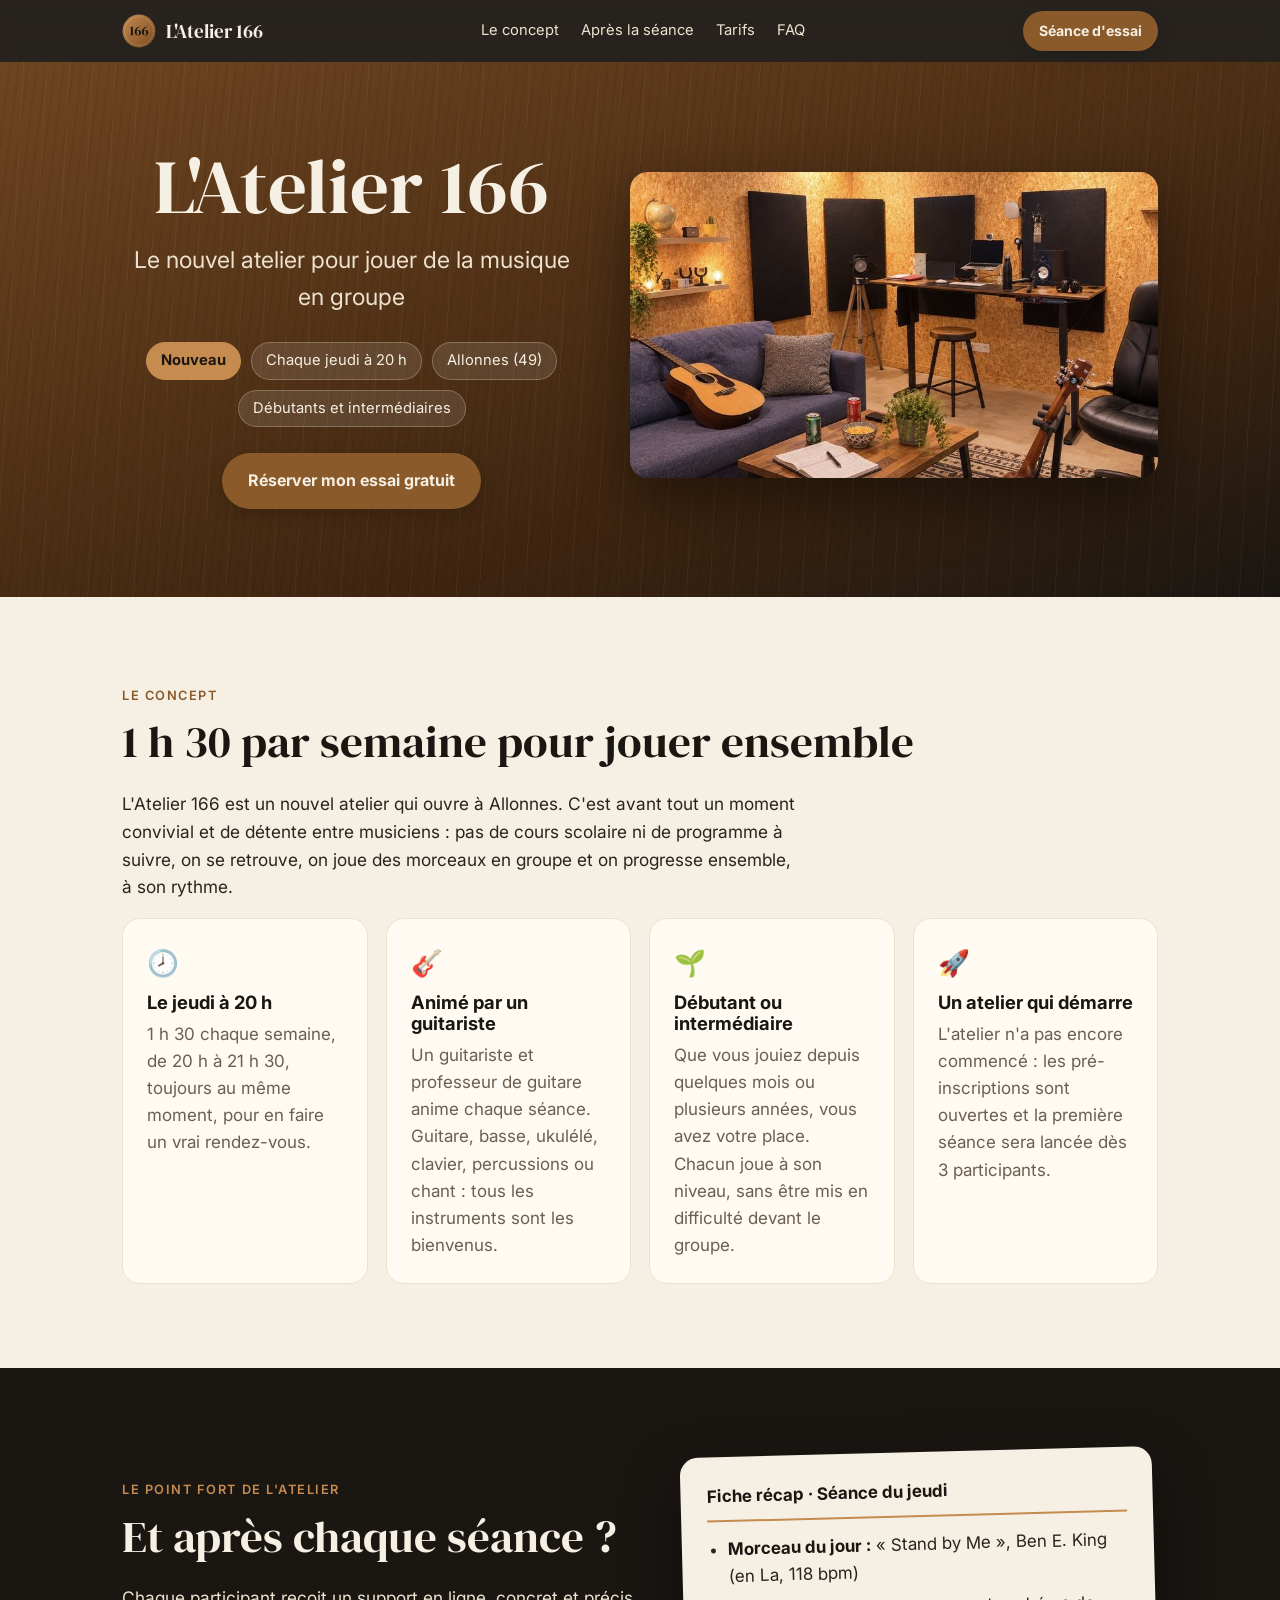
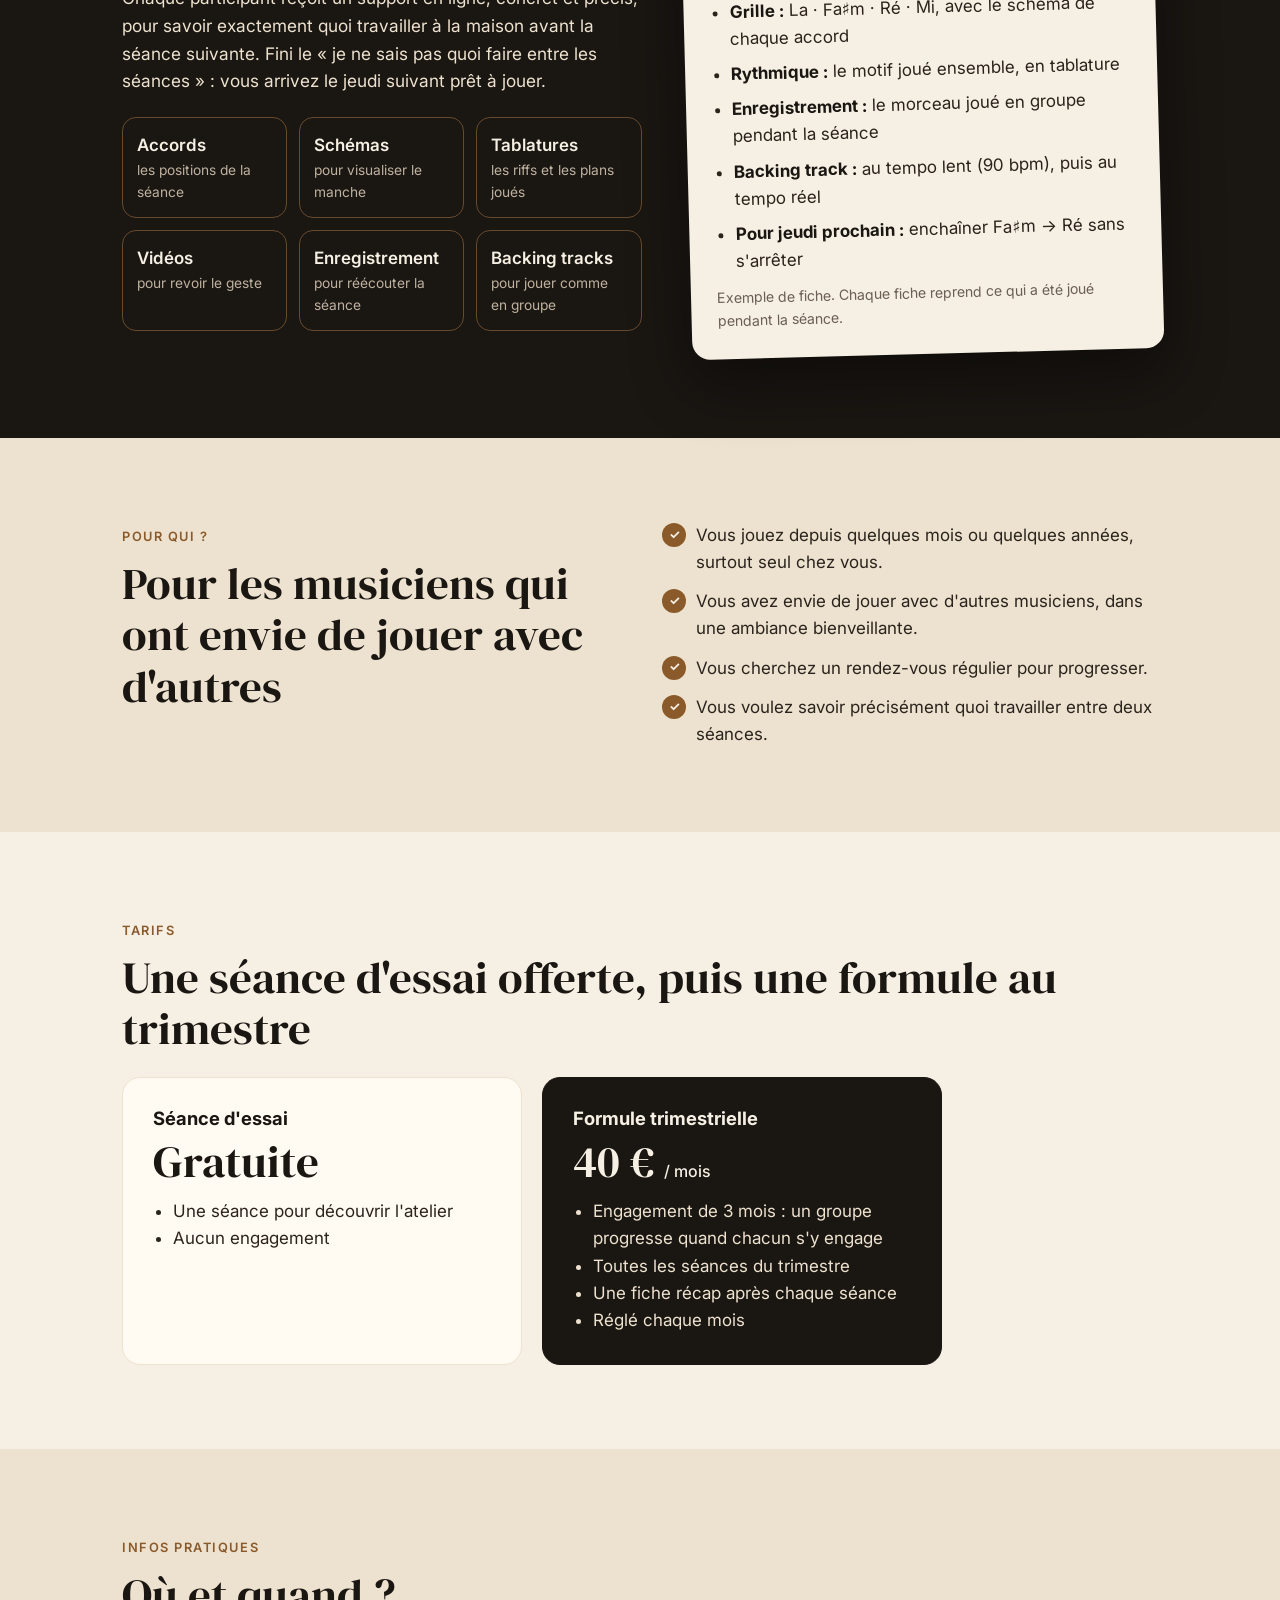
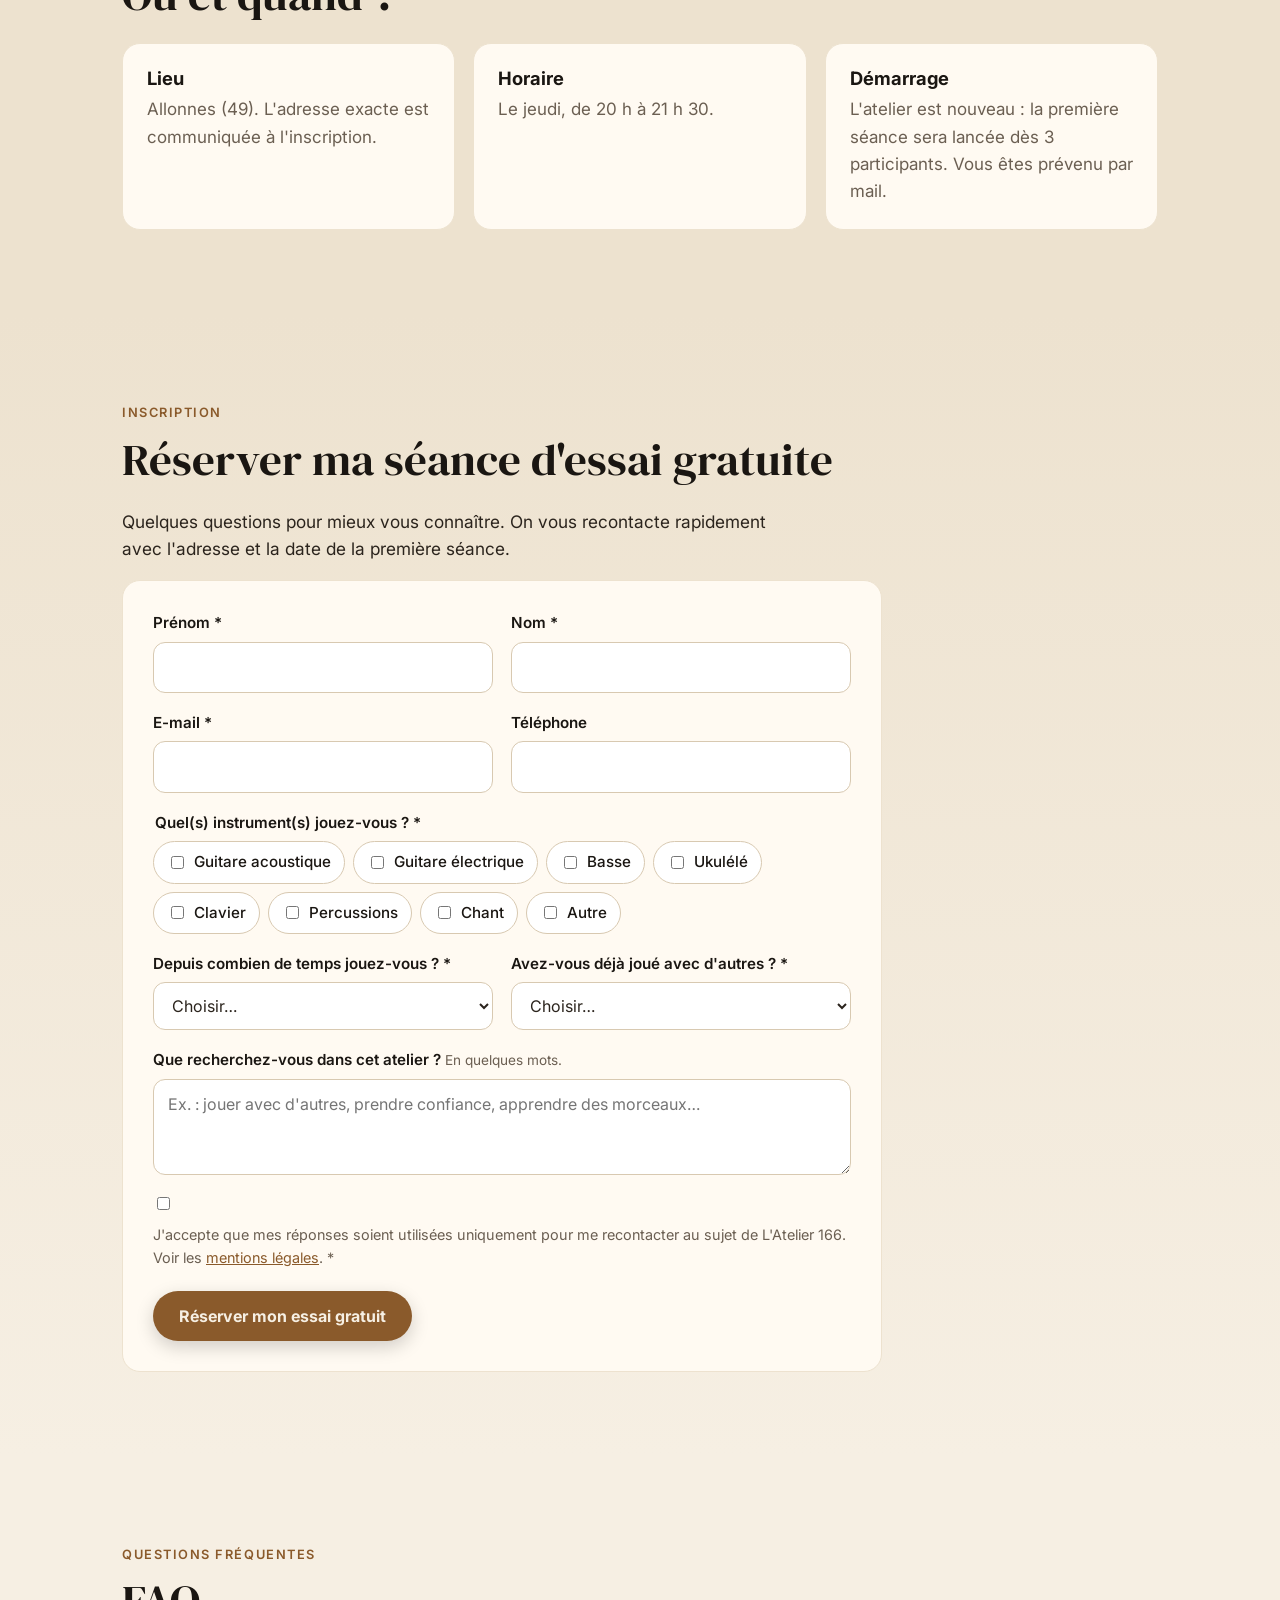
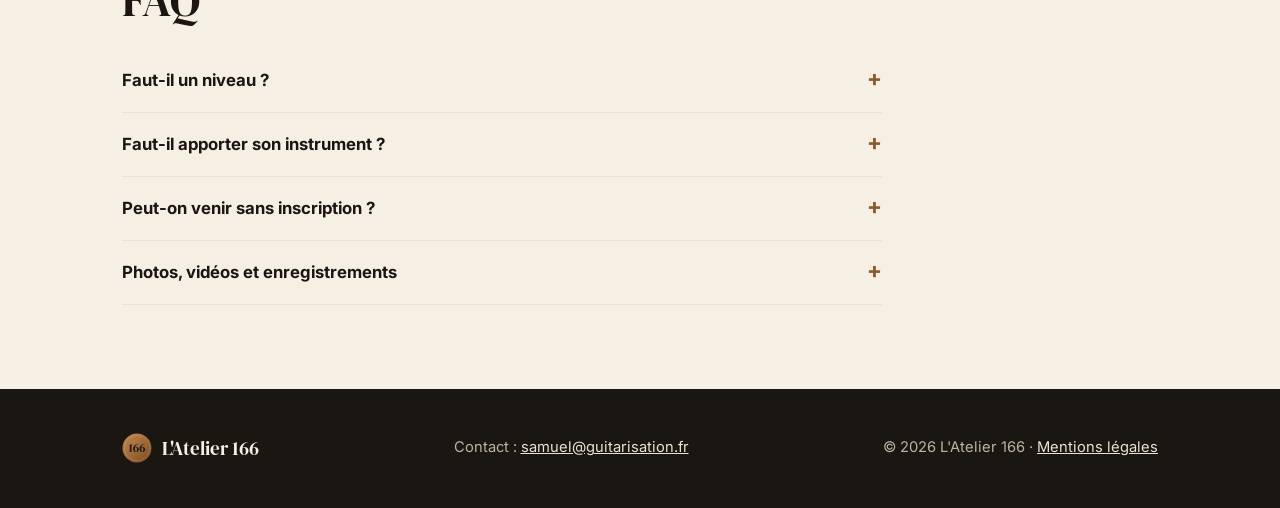
<file: index.html>
<!doctype html>
<html lang="fr">
<head>
  <meta charset="utf-8">
  <meta name="viewport" content="width=device-width, initial-scale=1">
  <title>L'Atelier 166 · Jouer de la musique en groupe à Allonnes (49)</title>
  <meta name="description" content="L'Atelier 166 : un nouvel atelier pour jouer de la musique en groupe, chaque jeudi à 20 h à Allonnes (49). Pour musiciens débutants et intermédiaires. Séance d'essai gratuite, puis formule trimestrielle à 40 € par mois.">
  <meta property="og:title" content="L'Atelier 166 · Jouer de la musique en groupe">
  <meta property="og:description" content="Nouvel atelier, chaque jeudi à 20 h à Allonnes (49). Séance d'essai gratuite.">
  <meta property="og:type" content="website">
  <link rel="icon" href="logo.svg?v=2" type="image/svg+xml">
  <link rel="preconnect" href="https://fonts.googleapis.com">
  <link rel="preconnect" href="https://fonts.gstatic.com" crossorigin>
  <link href="https://fonts.googleapis.com/css2?family=DM+Serif+Display&family=Inter:wght@400;500;600;700&display=swap" rel="stylesheet">
  <link rel="stylesheet" href="style.css?v=12">
</head>
<body>

<header class="topbar">
  <div class="wrap">
    <a class="marque" href="#haut"><img src="logo.svg?v=2" alt=""> L'Atelier 166</a>
    <nav aria-label="Navigation principale">
      <a href="#concept">Le concept</a>
      <a href="#apres">Après la séance</a>
      <a href="#tarifs">Tarifs</a>
      <a href="#faq">FAQ</a>
    </nav>
    <a class="btn btn-petit" href="#inscription">Séance d'essai</a>
  </div>
</header>

<main id="haut">

  <!-- En-tête -->
  <section class="hero">
    <div class="wrap hero-grille">
      <div class="hero-texte">
        <h1>L'Atelier 166</h1>
        <p class="accroche">Le nouvel atelier pour jouer de la musique en groupe</p>
      </div>
      <img class="hero-photo"
           src="images/atelier-1448.jpg?v=3"
           srcset="images/atelier-800.jpg?v=3 800w, images/atelier-1448.jpg?v=3 1447w"
           sizes="(min-width: 900px) 560px, calc(100vw - 44px)"
           width="1447" height="837" fetchpriority="high" decoding="async"
           alt="La salle de l'atelier : guitare posée sur le canapé, table basse, murs en bois">
      <div class="infos">
        <span class="pastille nouveau">Nouveau</span>
        <span class="pastille">Chaque jeudi à 20 h</span>
        <span class="pastille">Allonnes (49)</span>
        <span class="pastille">Débutants et intermédiaires</span>
      </div>
      <div class="hero-action"><a class="btn" href="#inscription">Réserver mon essai gratuit</a></div>
    </div>
  </section>

  <!-- Le concept -->
  <section id="concept">
    <div class="wrap">
      <span class="eyebrow">Le concept</span>
      <h2>1 h 30 par semaine pour jouer ensemble</h2>
      <p class="intro">L'Atelier 166 est un nouvel atelier qui ouvre à Allonnes. C'est avant tout un moment convivial et de détente entre musiciens : pas de cours scolaire ni de programme à suivre, on se retrouve, on joue des morceaux en groupe et on progresse ensemble, à son rythme.</p>
      <div class="grille">
        <div class="carte">
          <div class="ico" aria-hidden="true">🕗</div>
          <h3>Le jeudi à 20 h</h3>
          <p>1 h 30 chaque semaine, de 20 h à 21 h 30, toujours au même moment, pour en faire un vrai rendez-vous.</p>
        </div>
        <div class="carte">
          <div class="ico" aria-hidden="true">🎸</div>
          <h3>Animé par un guitariste</h3>
          <p>Un guitariste et professeur de guitare anime chaque séance. Guitare, basse, ukulélé, clavier, percussions ou chant : tous les instruments sont les bienvenus.</p>
        </div>
        <div class="carte">
          <div class="ico" aria-hidden="true">🌱</div>
          <h3>Débutant ou intermédiaire</h3>
          <p>Que vous jouiez depuis quelques mois ou plusieurs années, vous avez votre place. Chacun joue à son niveau, sans être mis en difficulté devant le groupe.</p>
        </div>
        <div class="carte">
          <div class="ico" aria-hidden="true">🚀</div>
          <h3>Un atelier qui démarre</h3>
          <p>L'atelier n'a pas encore commencé : les pré-inscriptions sont ouvertes et la première séance sera lancée dès 3 participants.</p>
        </div>
      </div>
    </div>
  </section>

  <!-- Le point fort -->
  <section id="apres" class="apres">
    <div class="wrap apres-grille">
      <div>
        <span class="eyebrow">Le point fort de l'atelier</span>
        <h2>Et après chaque séance ?</h2>
        <p class="intro">Chaque participant reçoit un support en ligne, concret et précis, pour savoir exactement quoi travailler à la maison avant la séance suivante. Fini le « je ne sais pas quoi faire entre les séances » : vous arrivez le jeudi suivant prêt à jouer.</p>
        <div class="supports">
          <div class="support">Accords<span>les positions de la séance</span></div>
          <div class="support">Schémas<span>pour visualiser le manche</span></div>
          <div class="support">Tablatures<span>les riffs et les plans joués</span></div>
          <div class="support">Vidéos<span>pour revoir le geste</span></div>
          <div class="support">Enregistrement<span>pour réécouter la séance</span></div>
          <div class="support">Backing tracks<span>pour jouer comme en groupe</span></div>
        </div>
      </div>
      <div class="fiche" aria-label="Exemple de fiche récap">
        <div class="titre">Fiche récap · Séance du jeudi</div>
        <ul>
          <li><strong>Morceau du jour :</strong> «&nbsp;Stand by Me&nbsp;», Ben E. King (en La, 118 bpm)</li>
          <li><strong>Grille :</strong> La · Fa♯m · Ré · Mi, avec le schéma de chaque accord</li>
          <li><strong>Rythmique :</strong> le motif joué ensemble, en tablature</li>
          <li><strong>Enregistrement :</strong> le morceau joué en groupe pendant la séance</li>
          <li><strong>Backing track :</strong> au tempo lent (90 bpm), puis au tempo réel</li>
          <li><strong>Pour jeudi prochain :</strong> enchaîner Fa♯m → Ré sans s'arrêter</li>
        </ul>
        <small>Exemple de fiche. Chaque fiche reprend ce qui a été joué pendant la séance.</small>
      </div>
    </div>
  </section>

  <!-- Pour qui -->
  <section id="pourqui" class="pourqui">
    <div class="wrap deux-col">
      <div>
        <span class="eyebrow">Pour qui ?</span>
        <h2>Pour les musiciens qui ont envie de jouer avec d'autres</h2>
      </div>
      <ul class="liste-check">
        <li>Vous jouez depuis quelques mois ou quelques années, surtout seul chez vous.</li>
        <li>Vous avez envie de jouer avec d'autres musiciens, dans une ambiance bienveillante.</li>
        <li>Vous cherchez un rendez-vous régulier pour progresser.</li>
        <li>Vous voulez savoir précisément quoi travailler entre deux séances.</li>
      </ul>
    </div>
  </section>

  <!-- Tarifs -->
  <section id="tarifs">
    <div class="wrap">
      <span class="eyebrow">Tarifs</span>
      <h2>Une séance d'essai offerte, puis une formule au trimestre</h2>
      <div class="tarifs-grille">
        <div class="tarif">
          <h3>Séance d'essai</h3>
          <div class="prix">Gratuite</div>
          <ul>
            <li>Une séance pour découvrir l'atelier</li>
            <li>Aucun engagement</li>
          </ul>
        </div>
        <div class="tarif fort">
          <h3>Formule trimestrielle</h3>
          <div class="prix">40 € <small>/ mois</small></div>
          <ul>
            <li>Engagement de 3 mois : un groupe progresse quand chacun s'y engage</li>
            <li>Toutes les séances du trimestre</li>
            <li>Une fiche récap après chaque séance</li>
            <li>Réglé chaque mois</li>
          </ul>
        </div>
      </div>
    </div>
  </section>

  <!-- Infos pratiques -->
  <section id="pratique" class="pourqui">
    <div class="wrap">
      <span class="eyebrow">Infos pratiques</span>
      <h2>Où et quand ?</h2>
      <div class="pratique">
        <div class="carte"><h3>Lieu</h3><p>Allonnes (49). L'adresse exacte est communiquée à l'inscription.</p></div>
        <div class="carte"><h3>Horaire</h3><p>Le jeudi, de 20 h à 21 h 30.</p></div>
        <div class="carte"><h3>Démarrage</h3><p>L'atelier est nouveau : la première séance sera lancée dès 3 participants. Vous êtes prévenu par mail.</p></div>
      </div>
    </div>
  </section>

  <!-- Formulaire -->
  <section id="inscription" class="inscription">
    <div class="wrap">
      <span class="eyebrow">Inscription</span>
      <h2>Réserver ma séance d'essai gratuite</h2>
      <p class="intro">Quelques questions pour mieux vous connaître. On vous recontacte rapidement avec l'adresse et la date de la première séance.</p>

      <form id="form-inscription" novalidate>
        <div class="champs">
          <div class="champ">
            <label for="prenom">Prénom *</label>
            <input id="prenom" name="prenom" type="text" autocomplete="given-name" required>
          </div>
          <div class="champ">
            <label for="nom">Nom *</label>
            <input id="nom" name="nom" type="text" autocomplete="family-name" required>
          </div>
          <div class="champ">
            <label for="email">E-mail *</label>
            <input id="email" name="email" type="email" autocomplete="email" required>
          </div>
          <div class="champ">
            <label for="telephone">Téléphone</label>
            <input id="telephone" name="telephone" type="tel" autocomplete="tel">
          </div>

          <fieldset class="champ large">
            <legend>Quel(s) instrument(s) jouez-vous ? *</legend>
            <div class="choix">
              <label><input type="checkbox" name="instrument" value="Guitare acoustique"> Guitare acoustique</label>
              <label><input type="checkbox" name="instrument" value="Guitare électrique"> Guitare électrique</label>
              <label><input type="checkbox" name="instrument" value="Basse"> Basse</label>
              <label><input type="checkbox" name="instrument" value="Ukulélé"> Ukulélé</label>
              <label><input type="checkbox" name="instrument" value="Clavier"> Clavier</label>
              <label><input type="checkbox" name="instrument" value="Percussions"> Percussions</label>
              <label><input type="checkbox" name="instrument" value="Chant"> Chant</label>
              <label><input type="checkbox" name="instrument" value="Autre" id="instrument-autre-case"> Autre</label>
            </div>
            <div class="champ autre-precision" id="bloc-autre" hidden>
              <label for="instrument_autre">Lequel ? *</label>
              <input id="instrument_autre" name="instrument_autre" type="text" placeholder="Ex. : violon, harmonica, saxophone…">
            </div>
          </fieldset>

          <div class="champ">
            <label for="experience">Depuis combien de temps jouez-vous ? *</label>
            <select id="experience" name="experience" required>
              <option value="">Choisir…</option>
              <option>Moins de 6 mois</option>
              <option>6 mois à 1 an</option>
              <option>1 à 3 ans</option>
              <option>Plus de 3 ans</option>
              <option>J'ai joué il y a longtemps et je reprends</option>
            </select>
          </div>
          <div class="champ">
            <label for="groupe">Avez-vous déjà joué avec d'autres ? *</label>
            <select id="groupe" name="groupe" required>
              <option value="">Choisir…</option>
              <option>Jamais</option>
              <option>Une ou deux fois</option>
              <option>Oui, régulièrement</option>
            </select>
          </div>

          <div class="champ large">
            <label for="attentes">Que recherchez-vous dans cet atelier ?<span class="aide"> En quelques mots.</span></label>
            <textarea id="attentes" name="attentes" placeholder="Ex. : jouer avec d'autres, prendre confiance, apprendre des morceaux…"></textarea>
          </div>

          <!-- Piège à robots : laissé vide par les humains -->
          <div class="piege" aria-hidden="true">
            <label for="site">Ne pas remplir</label>
            <input id="site" name="site" type="text" tabindex="-1" autocomplete="off">
          </div>

          <label class="consentement champ large">
            <input type="checkbox" name="consentement" value="oui" required>
            <span>J'accepte que mes réponses soient utilisées uniquement pour me recontacter au sujet de L'Atelier 166. Voir les <a href="mentions-legales.html#donnees">mentions légales</a>. *</span>
          </label>
        </div>

        <div class="envoi">
          <button class="btn" type="submit">Réserver mon essai gratuit</button>
          <p class="message" id="form-message" role="status" aria-live="polite"></p>
        </div>
      </form>
    </div>
  </section>

  <!-- FAQ -->
  <section id="faq" class="faq">
    <div class="wrap">
      <span class="eyebrow">Questions fréquentes</span>
      <h2>FAQ</h2>
      <details>
        <summary>Faut-il un niveau ?</summary>
        <p>L'atelier s'adresse aux musiciens débutants et intermédiaires. Si vous avez déjà quelques bases, vous êtes en plein dans la cible. Si vous débutez, pas d'inquiétude : chacun joue à son niveau, personne n'est mis en difficulté devant le groupe, et la fiche récap vous aide à progresser à votre rythme.</p>
      </details>
      <details>
        <summary>Faut-il apporter son instrument ?</summary>
        <p>Oui, chacun vient avec son instrument. Sur place, seuls un clavier et des micros sont à disposition. Il n'y a pas de batterie pour le moment.</p>
      </details>
      <details>
        <summary>Peut-on venir sans inscription ?</summary>
        <p>Non, l'inscription est nécessaire, même pour la séance d'essai. Elle permet de vous communiquer l'adresse et de préparer la séance en fonction des participants.</p>
      </details>
      <details>
        <summary>Photos, vidéos et enregistrements</summary>
        <p>Les séances sont enregistrées pour préparer la fiche récap. Certaines séances pourront aussi être filmées, uniquement avec l'accord des participants. Les séances d'essai ne sont jamais filmées.</p>
      </details>
    </div>
  </section>

</main>

<footer>
  <div class="wrap">
    <div class="marque"><img src="logo.svg?v=2" alt=""> L'Atelier 166</div>
    <div>Contact : <a href="mailto:samuel@guitarisation.fr">samuel@guitarisation.fr</a></div>
    <div>© <span id="annee">2026</span> L'Atelier 166 · <a href="mentions-legales.html">Mentions légales</a></div>
  </div>
</footer>

<script>
  // ==== À REMPLIR : l'URL de l'application web Google Apps Script (voir README) ====
  const URL_APPS_SCRIPT = "";

  document.getElementById("annee").textContent = new Date().getFullYear();

  // Apparition douce des sections
  if ("IntersectionObserver" in window) {
    const blocs = document.querySelectorAll("section:not(.hero) .wrap");
    const obs = new IntersectionObserver((entrees) => {
      entrees.forEach((e) => { if (e.isIntersecting) { e.target.classList.add("vu"); obs.unobserve(e.target); } });
    }, { threshold: 0.12 });
    blocs.forEach((b) => { b.classList.add("reveal"); obs.observe(b); });
  }

  // Formulaire d'inscription
  const form = document.getElementById("form-inscription");
  const msg = document.getElementById("form-message");
  const bouton = form.querySelector("button[type=submit]");
  const caseAutre = document.getElementById("instrument-autre-case");
  const blocAutre = document.getElementById("bloc-autre");
  const champAutre = document.getElementById("instrument_autre");
  function majAutre() {
    blocAutre.hidden = !caseAutre.checked;
    champAutre.required = caseAutre.checked;
    if (!caseAutre.checked) champAutre.value = "";
  }
  caseAutre.addEventListener("change", majAutre);

  function afficher(texte, type) {
    msg.textContent = texte;
    msg.className = "message " + type;
  }

  form.addEventListener("submit", async (ev) => {
    ev.preventDefault();

    const instruments = form.querySelectorAll("input[name=instrument]:checked");
    if (!form.checkValidity() || instruments.length === 0) {
      afficher(instruments.length === 0 && form.checkValidity()
        ? "Merci de cocher au moins un instrument."
        : "Merci de remplir les champs marqués d'une étoile.", "erreur");
      const premier = form.querySelector(":invalid");
      if (premier) premier.focus();
      return;
    }
    if (!URL_APPS_SCRIPT) {
      afficher("Le formulaire n'est pas encore relié. Écrivez-nous par mail en attendant.", "erreur");
      return;
    }

    bouton.disabled = true;
    afficher("Envoi en cours…", "");
    try {
      await fetch(URL_APPS_SCRIPT, {
        method: "POST",
        mode: "no-cors",
        body: new URLSearchParams(new FormData(form)),
      });
      form.reset();
      majAutre();
      afficher("C'est noté ! Vous recevrez bientôt un mail avec l'adresse et la date de votre séance d'essai.", "ok");
    } catch (e) {
      afficher("L'envoi n'a pas fonctionné. Vérifiez votre connexion ou écrivez-nous par mail.", "erreur");
    } finally {
      bouton.disabled = false;
    }
  });
</script>
</body>
</html>
</file>
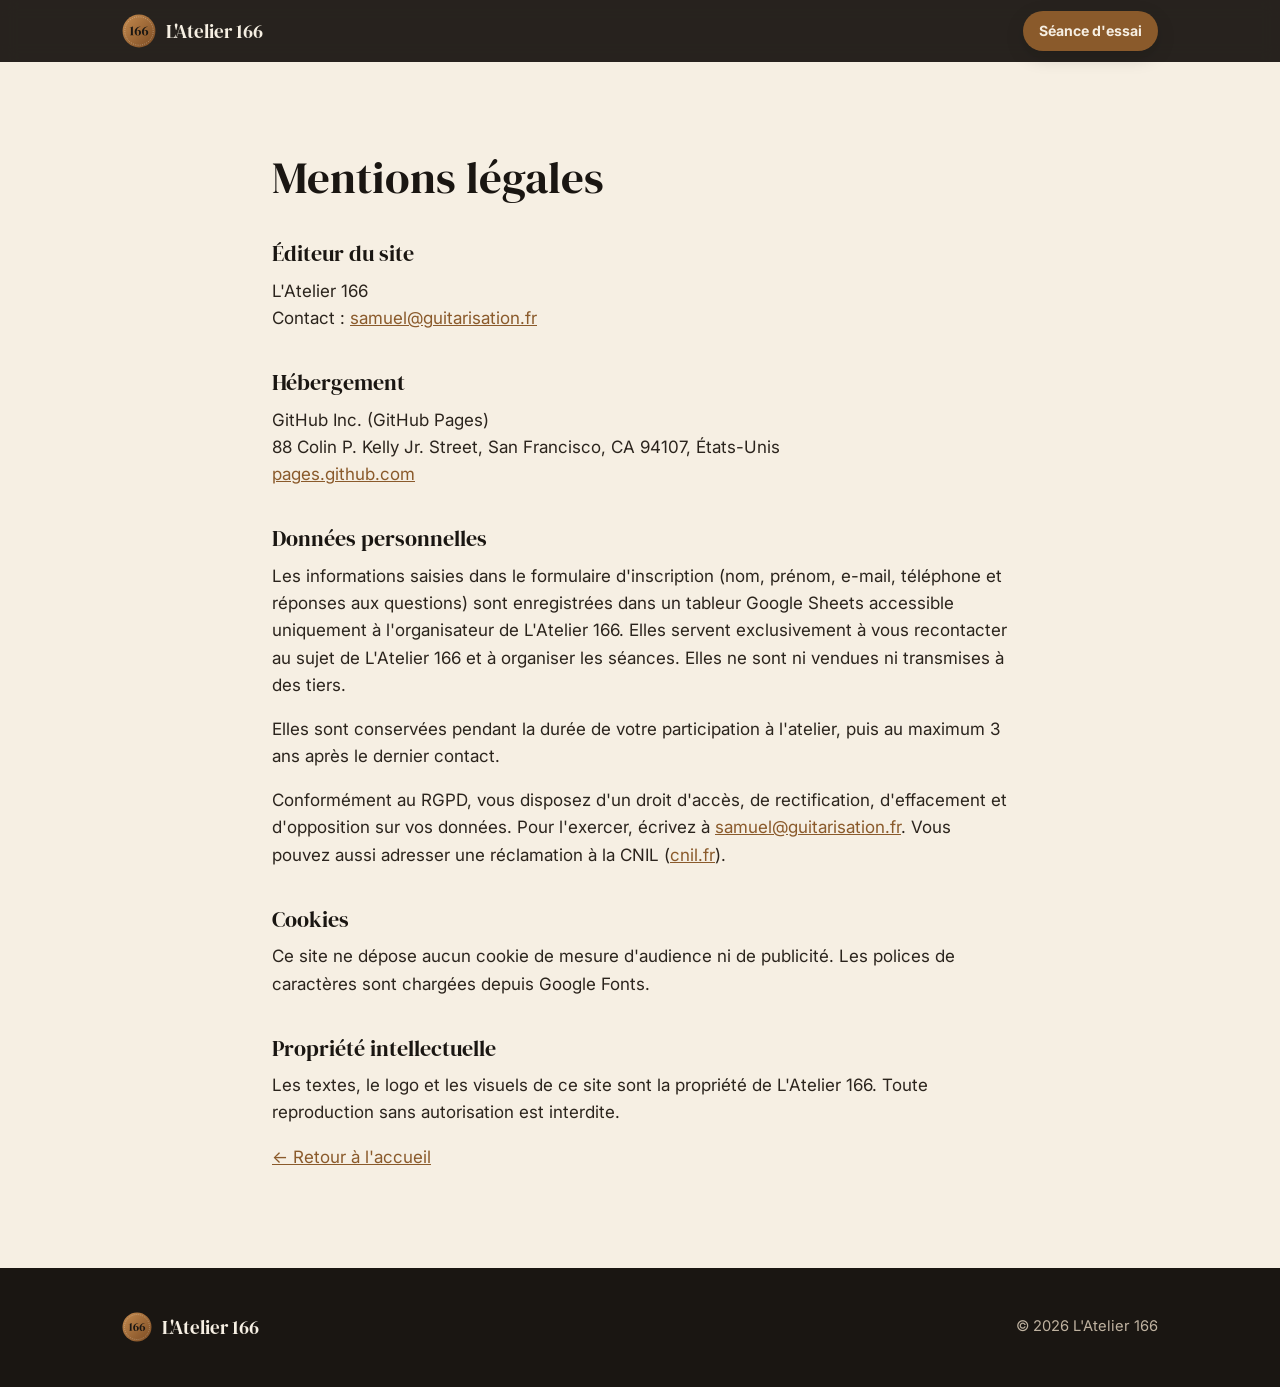
<file: mentions-legales.html>
<!doctype html>
<html lang="fr">
<head>
  <meta charset="utf-8">
  <meta name="viewport" content="width=device-width, initial-scale=1">
  <title>Mentions légales · L'Atelier 166</title>
  <meta name="robots" content="noindex">
  <link rel="icon" href="logo.svg?v=2" type="image/svg+xml">
  <link rel="preconnect" href="https://fonts.googleapis.com">
  <link rel="preconnect" href="https://fonts.gstatic.com" crossorigin>
  <link href="https://fonts.googleapis.com/css2?family=DM+Serif+Display&family=Inter:wght@400;500;600;700&display=swap" rel="stylesheet">
  <link rel="stylesheet" href="style.css?v=12">
</head>
<body>

<header class="topbar">
  <div class="wrap">
    <a class="marque" href="index.html"><img src="logo.svg?v=2" alt=""> L'Atelier 166</a>
    <a class="btn btn-petit" href="index.html#inscription">Séance d'essai</a>
  </div>
</header>

<main class="page-legale">
  <div class="wrap">
    <h1>Mentions légales</h1>

    <h2>Éditeur du site</h2>
    <p>
      L'Atelier 166<br>
      Contact : <a href="mailto:samuel@guitarisation.fr">samuel@guitarisation.fr</a>
    </p>

    <h2>Hébergement</h2>
    <p>
      GitHub Inc. (GitHub Pages)<br>
      88 Colin P. Kelly Jr. Street, San Francisco, CA 94107, États-Unis<br>
      <a href="https://pages.github.com" rel="noopener">pages.github.com</a>
    </p>

    <h2 id="donnees">Données personnelles</h2>
    <p>Les informations saisies dans le formulaire d'inscription (nom, prénom, e-mail, téléphone et réponses aux questions) sont enregistrées dans un tableur Google Sheets accessible uniquement à l'organisateur de L'Atelier 166. Elles servent exclusivement à vous recontacter au sujet de L'Atelier 166 et à organiser les séances. Elles ne sont ni vendues ni transmises à des tiers.</p>
    <p>Elles sont conservées pendant la durée de votre participation à l'atelier, puis au maximum 3 ans après le dernier contact.</p>
    <p>Conformément au RGPD, vous disposez d'un droit d'accès, de rectification, d'effacement et d'opposition sur vos données. Pour l'exercer, écrivez à <a href="mailto:samuel@guitarisation.fr">samuel@guitarisation.fr</a>. Vous pouvez aussi adresser une réclamation à la CNIL (<a href="https://www.cnil.fr" rel="noopener">cnil.fr</a>).</p>

    <h2>Cookies</h2>
    <p>Ce site ne dépose aucun cookie de mesure d'audience ni de publicité. Les polices de caractères sont chargées depuis Google Fonts.</p>

    <h2>Propriété intellectuelle</h2>
    <p>Les textes, le logo et les visuels de ce site sont la propriété de L'Atelier 166. Toute reproduction sans autorisation est interdite.</p>

    <p><a href="index.html">← Retour à l'accueil</a></p>
  </div>
</main>

<footer>
  <div class="wrap">
    <div class="marque"><img src="logo.svg?v=2" alt=""> L'Atelier 166</div>
    <div>© 2026 L'Atelier 166</div>
  </div>
</footer>
</body>
</html>
</file>
<file: style.css>
/* L'Atelier 166 : bois, crème et noir */
:root {
  --creme: #f6efe3;
  --creme-2: #ede2cf;
  --bois: #8a5a2b;
  --bois-clair: #c58b4f;
  --bois-fonce: #5e3a1a;
  --noir: #1a1612;
  --texte: #2b241d;
  --gris: #6b5f52;
  --rayon: 18px;
  --max: 1080px;
}

* { box-sizing: border-box; }
html { scroll-behavior: smooth; }
body {
  margin: 0;
  font-family: "Inter", system-ui, -apple-system, sans-serif;
  font-size: 17px;
  line-height: 1.6;
  color: var(--texte);
  background: var(--creme);
}
h1, h2, h3 { line-height: 1.15; color: var(--noir); }
/* Deux polices : DM Serif Display pour les titres (comme le logo), Inter pour tout le reste */
h1, h2, .prix, .marque { font-family: "DM Serif Display", Georgia, serif; font-weight: 400; letter-spacing: 0; }
h3 { font-family: inherit; font-weight: 700; }
h2 { font-size: clamp(2rem, 4.4vw, 2.8rem); margin: 0 0 .5em; }
h3 { font-size: 1.15rem; margin: 0 0 .4em; }
p { margin: 0 0 1em; }
a { color: var(--bois); }
img { max-width: 100%; display: block; }

.wrap { max-width: var(--max); margin: 0 auto; padding: 0 22px; }
section { padding: 84px 0; }
.eyebrow {
  display: inline-block; font-size: .8rem; font-weight: 600; letter-spacing: .12em;
  text-transform: uppercase; color: var(--bois); margin-bottom: .8em;
}

/* Barre du haut */
.topbar {
  position: sticky; top: 0; z-index: 20;
  background: rgba(26, 22, 18, .94); backdrop-filter: blur(8px);
}
.topbar .wrap { display: flex; align-items: center; justify-content: space-between; height: 62px; }
.topbar .marque { display: flex; align-items: center; gap: 10px; color: var(--creme); text-decoration: none; font-size: 1.2rem; }
.topbar .marque img { width: 34px; height: 34px; }
.topbar nav { display: flex; gap: 22px; }
.topbar nav a { color: var(--creme-2); text-decoration: none; font-size: .92rem; }
.topbar nav a:hover { color: var(--bois-clair); }
@media (max-width: 760px) { .topbar nav { display: none; } }

/* Boutons */
.btn {
  display: inline-block; padding: 15px 26px; border-radius: 999px;
  background: var(--bois); color: var(--creme); font-weight: 700; text-decoration: none; white-space: nowrap;
  box-shadow: 0 6px 18px rgba(0,0,0,.18);
  border: 0; font-size: 1rem; cursor: pointer; font-family: inherit;
  transition: transform .15s ease, background .15s ease;
}
.btn:hover { background: #9a6532; transform: translateY(-2px); }
.btn:focus-visible { outline: 3px solid var(--bois-clair); outline-offset: 3px; }
.btn-petit { padding: 9px 16px; font-size: .88rem; }

/* En-tête */
.hero {
  background:
    repeating-linear-gradient(97deg, rgba(0,0,0,.05) 0 2px, transparent 2px 9px),
    repeating-linear-gradient(93deg, rgba(255,255,255,.04) 0 1px, transparent 1px 23px),
    linear-gradient(160deg, #6e4520, #3d2410 70%, var(--noir));
  color: var(--creme); text-align: center; padding: 96px 0 104px;
}
.hero-grille { display: grid; gap: 32px; align-items: center; grid-template-areas: "texte" "photo" "infos" "action"; }
.hero-texte { grid-area: texte; }
.hero-photo { grid-area: photo; }
.hero-action { grid-area: action; }
.hero .infos { grid-area: infos; }
.hero-photo { width: 100%; height: auto; border-radius: var(--rayon); box-shadow: 0 24px 60px rgba(0,0,0,.45); }
@media (min-width: 900px) {
  .hero { padding: 80px 0 88px; }
  .hero-grille { grid-template-columns: 1fr 1.15fr; grid-template-areas: "texte photo" "infos photo" "action photo"; grid-template-rows: auto auto 1fr; column-gap: 48px; row-gap: 26px; align-items: start; align-content: center; }
  .hero-photo { align-self: center; }
}
@media (max-width: 899px) { .hero { padding: 72px 0 64px; } .hero-photo { max-width: 640px; margin: 0 auto; } }
.hero h1 { color: var(--creme); font-size: clamp(2.8rem, 8.5vw, 4.8rem); margin: 0 0 .15em; }
.hero .accroche { font-size: clamp(1.15rem, 2.6vw, 1.45rem); color: var(--creme-2); margin-bottom: 0; }
.hero .infos { display: flex; flex-wrap: wrap; justify-content: center; gap: 10px; }
.pastille { background: rgba(246,239,227,.12); border: 1px solid rgba(246,239,227,.25); padding: 6px 14px; border-radius: 999px; font-size: .92rem; }
.pastille.nouveau { background: var(--bois-clair); border-color: var(--bois-clair); color: var(--noir); font-weight: 700; }
.fiche strong { color: var(--noir); }
.autre-precision { margin-top: 12px; max-width: 360px; }
.autre-precision[hidden] { display: none; }

/* Grilles de cartes */
.grille { display: grid; gap: 18px; grid-template-columns: repeat(auto-fit, minmax(230px, 1fr)); }
.carte { background: #fffaf2; border: 1px solid var(--creme-2); border-radius: var(--rayon); padding: 24px; }
.carte .ico { font-size: 1.6rem; margin-bottom: 8px; }
.carte p { margin: 0; color: var(--gris); }
.intro { max-width: 680px; font-size: 1.08rem; }

/* Mise en avant : après chaque séance */
.apres { background: var(--noir); color: var(--creme); }
.apres h2 { color: var(--creme); }
.apres .eyebrow { color: var(--bois-clair); }
.apres .intro { color: var(--creme-2); }
.apres-grille { display: grid; grid-template-columns: 1.1fr 1fr; gap: 44px; align-items: center; }
@media (max-width: 820px) { .apres-grille { grid-template-columns: 1fr; } }
.supports { display: grid; grid-template-columns: repeat(auto-fit, minmax(140px, 1fr)); gap: 12px; margin-top: 22px; }
.support { border: 1px solid rgba(197,139,79,.45); border-radius: 14px; padding: 14px; font-weight: 600; }
.support span { display: block; font-weight: 400; font-size: .86rem; color: #bfb2a0; }
.fiche {
  background: var(--creme); color: var(--texte); border-radius: var(--rayon); padding: 26px;
  box-shadow: 0 24px 60px rgba(0,0,0,.45); transform: rotate(-1.5deg);
}
.fiche .titre { font-weight: 700; color: var(--noir); border-bottom: 2px solid var(--bois-clair); padding-bottom: 10px; margin-bottom: 14px; }
.fiche ul { margin: 0; padding-left: 20px; }
.fiche li { margin-bottom: 8px; }
.fiche small { display: block; margin-top: 12px; color: var(--gris); }

/* Pour qui */
.pourqui { background: var(--creme-2); }
.liste-check { list-style: none; padding: 0; margin: 0; display: grid; gap: 12px; }
.liste-check li { padding-left: 34px; position: relative; }
.liste-check li::before {
  content: "✓"; position: absolute; left: 0; top: 1px; width: 24px; height: 24px; border-radius: 50%;
  background: var(--bois); color: var(--creme); font-size: .8rem; display: grid; place-items: center; font-weight: 700;
}
.deux-col { display: grid; grid-template-columns: 1fr 1fr; gap: 44px; }
@media (max-width: 820px) { .deux-col { grid-template-columns: 1fr; gap: 24px; } }

/* Tarifs */
.tarifs-grille { display: grid; grid-template-columns: 1fr 1fr; gap: 20px; max-width: 820px; }
@media (max-width: 700px) { .tarifs-grille { grid-template-columns: 1fr; } }
.tarif { background: #fffaf2; border: 1px solid var(--creme-2); border-radius: var(--rayon); padding: 30px; }
.tarif.fort { background: var(--noir); color: var(--creme); border-color: var(--noir); }
.tarif.fort h3, .tarif.fort .prix { color: var(--creme); }
.prix { font-size: 2.8rem; color: var(--noir); line-height: 1; margin: 10px 0 14px; }
.prix small { font-family: "Inter", sans-serif; font-size: 1rem; font-weight: 500; }
.tarif ul { padding-left: 20px; margin: 0; }
.tarif.fort li { color: var(--creme-2); }

/* Infos pratiques */
.pratique { display: grid; grid-template-columns: repeat(auto-fit, minmax(200px, 1fr)); gap: 18px; }

/* Formulaire */
.inscription { background: linear-gradient(180deg, var(--creme-2), var(--creme)); }
form { background: #fffaf2; border: 1px solid var(--creme-2); border-radius: var(--rayon); padding: 30px; max-width: 760px; }
.champs { display: grid; grid-template-columns: 1fr 1fr; gap: 18px; }
.champ { display: flex; flex-direction: column; gap: 6px; }
.champ.large { grid-column: 1 / -1; }
@media (max-width: 640px) { .champs { grid-template-columns: 1fr; } form { padding: 22px; } }
label, legend { font-weight: 600; font-size: .95rem; color: var(--noir); }
.aide { font-weight: 400; color: var(--gris); font-size: .85rem; }
input[type=text], input[type=email], input[type=tel], select, textarea {
  font: inherit; font-size: 1rem; padding: 12px 14px; border-radius: 12px;
  border: 1px solid #d8c9b1; background: #fff; color: var(--texte); width: 100%;
}
input:focus, select:focus, textarea:focus { outline: 2px solid var(--bois-clair); outline-offset: 1px; border-color: var(--bois-clair); }
textarea { min-height: 96px; resize: vertical; }
fieldset { border: 0; padding: 0; margin: 0; }
.choix { display: flex; flex-wrap: wrap; gap: 8px; margin-top: 6px; }
.choix label { font-weight: 500; display: flex; align-items: center; gap: 7px; background: #fff; border: 1px solid #d8c9b1; padding: 8px 13px; border-radius: 999px; cursor: pointer; }
.choix input { accent-color: var(--bois); }
.consentement { display: flex; gap: 10px; align-items: flex-start; font-weight: 400; font-size: .9rem; color: var(--gris); }
.consentement input { margin-top: 4px; accent-color: var(--bois); }
.piege { position: absolute; left: -9999px; width: 1px; height: 1px; overflow: hidden; }
.envoi { margin-top: 22px; display: flex; flex-wrap: wrap; align-items: center; gap: 16px; }
.message { font-weight: 600; margin: 0; }
.message.ok { color: #2f6b34; }
.message.erreur { color: #a3321f; }

/* FAQ */
.faq details { border-bottom: 1px solid var(--creme-2); padding: 18px 0; max-width: 760px; }
.faq summary { cursor: pointer; font-weight: 700; font-size: 1.05rem; color: var(--noir); list-style: none; display: flex; justify-content: space-between; gap: 16px; }
.faq summary::-webkit-details-marker { display: none; }
.faq summary::after { content: "+"; color: var(--bois); font-size: 1.4rem; line-height: 1; }
.faq details[open] summary::after { content: "–"; }
.faq details p { margin: 12px 0 0; color: var(--gris); }

/* Pied de page */
footer { background: var(--noir); color: #bfb2a0; padding: 44px 0; font-size: .92rem; }
footer .wrap { display: flex; flex-wrap: wrap; justify-content: space-between; gap: 20px; align-items: center; }
footer a { color: var(--creme-2); }
footer .marque { display: flex; align-items: center; gap: 10px; color: var(--creme); font-size: 1.2rem; }
footer .marque img { width: 30px; height: 30px; }

/* Page mentions légales */
.page-legale { padding: 60px 0 80px; }
.page-legale h1 { font-size: clamp(2rem, 5vw, 2.8rem); }
.page-legale h2 { font-size: 1.35rem; margin-top: 1.8em; }
.page-legale .wrap { max-width: 780px; }

/* Apparition douce */
@media (prefers-reduced-motion: no-preference) {
  .reveal { opacity: 0; transform: translateY(18px); transition: opacity .6s ease, transform .6s ease; }
  .reveal.vu { opacity: 1; transform: none; }
}
</file>
